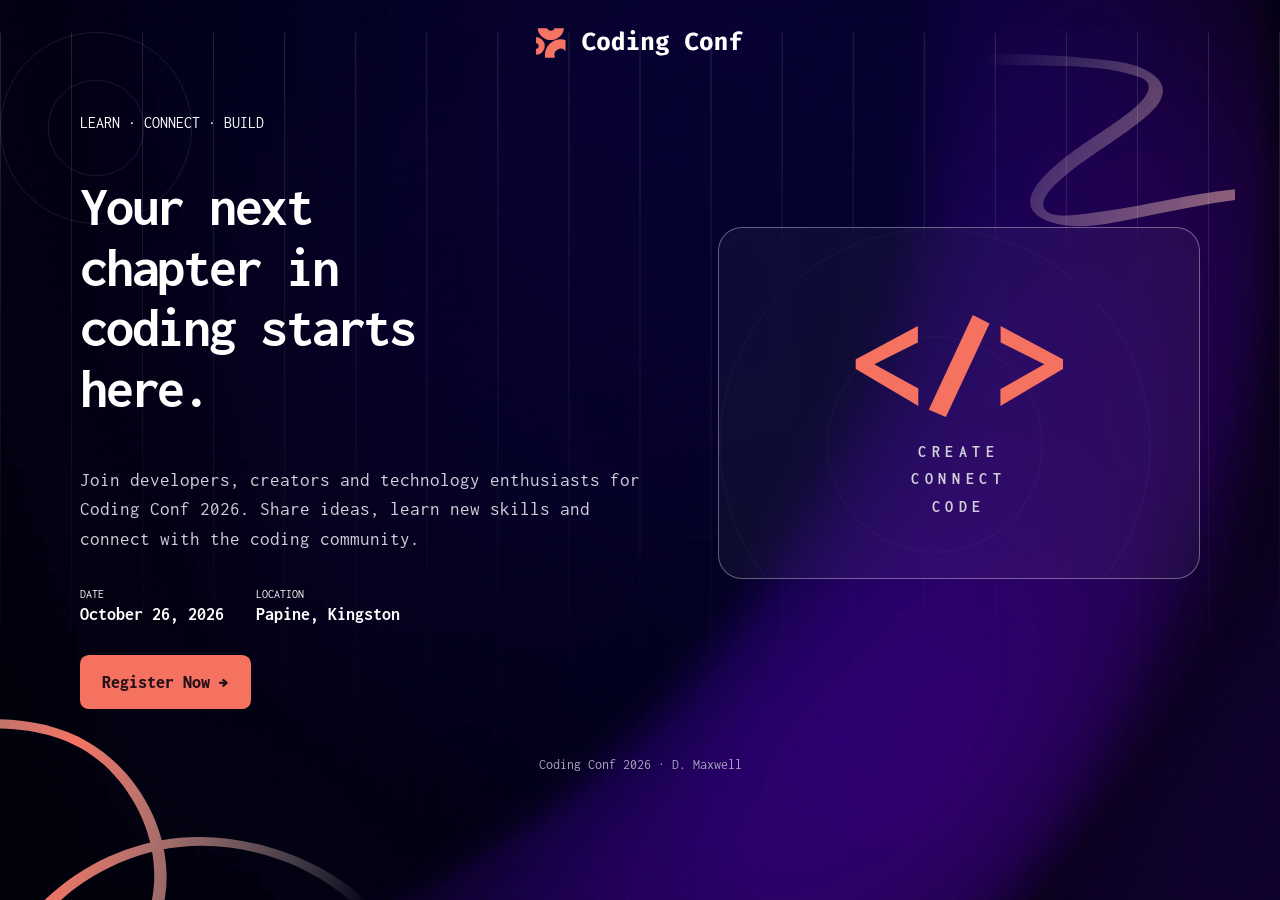
<file: index.html>
<!DOCTYPE html>
<html lang="en">
<head>
    <meta charset="UTF-8">
    <meta name="viewport" content="width=device-width, initial-scale=1.0">
    <title>Coding Conf 2026</title>
    <link rel="icon" type="image/svg+xml"
          href="logo-mark.svg">
    <link rel="stylesheet" href="style.css">
</head>
<body class="landing-page">
    <div class="background-decoration" aria-hidden="true"></div>
    <header class="site-header">
        <a class="brand" href="index.html">
            <img src="logo-full.svg"
                 alt="Coding Conf">
        </a>
    </header>
    <main class="landing-main">
        <section class="landing-content">
            <p class="eyebrow">LEARN · CONNECT · BUILD</p>
            <h1>Your next chapter in coding starts here.</h1>
            <p class="intro-copy">
                Join developers, creators and technology enthusiasts
                for Coding Conf 2026. Share ideas, learn new skills
                and connect with the coding community.
            </p>
            <div class="event-facts">
                <p>
                    <span class="fact-label">DATE</span>
                    <strong>October 26, 2026</strong>
                </p>
                <p>
                    <span class="fact-label">LOCATION</span>
                    <strong>Papine, Kingston</strong>
                </p>
            </div>
            <a class="primary-button" href="login.html">
                Register Now →
            </a>
        </section>
        <aside class="landing-art">
            <img src="pattern-circle.svg"
                 alt="" class="art-circle">
            <span class="art-code">&lt;/&gt;</span>
            <p>CREATE<br>CONNECT<br>CODE</p>
        </aside>
    </main>
    <footer class="site-footer">
        <p>Coding Conf 2026 · D. Maxwell</p>
    </footer>
</body>
</html>
</file>
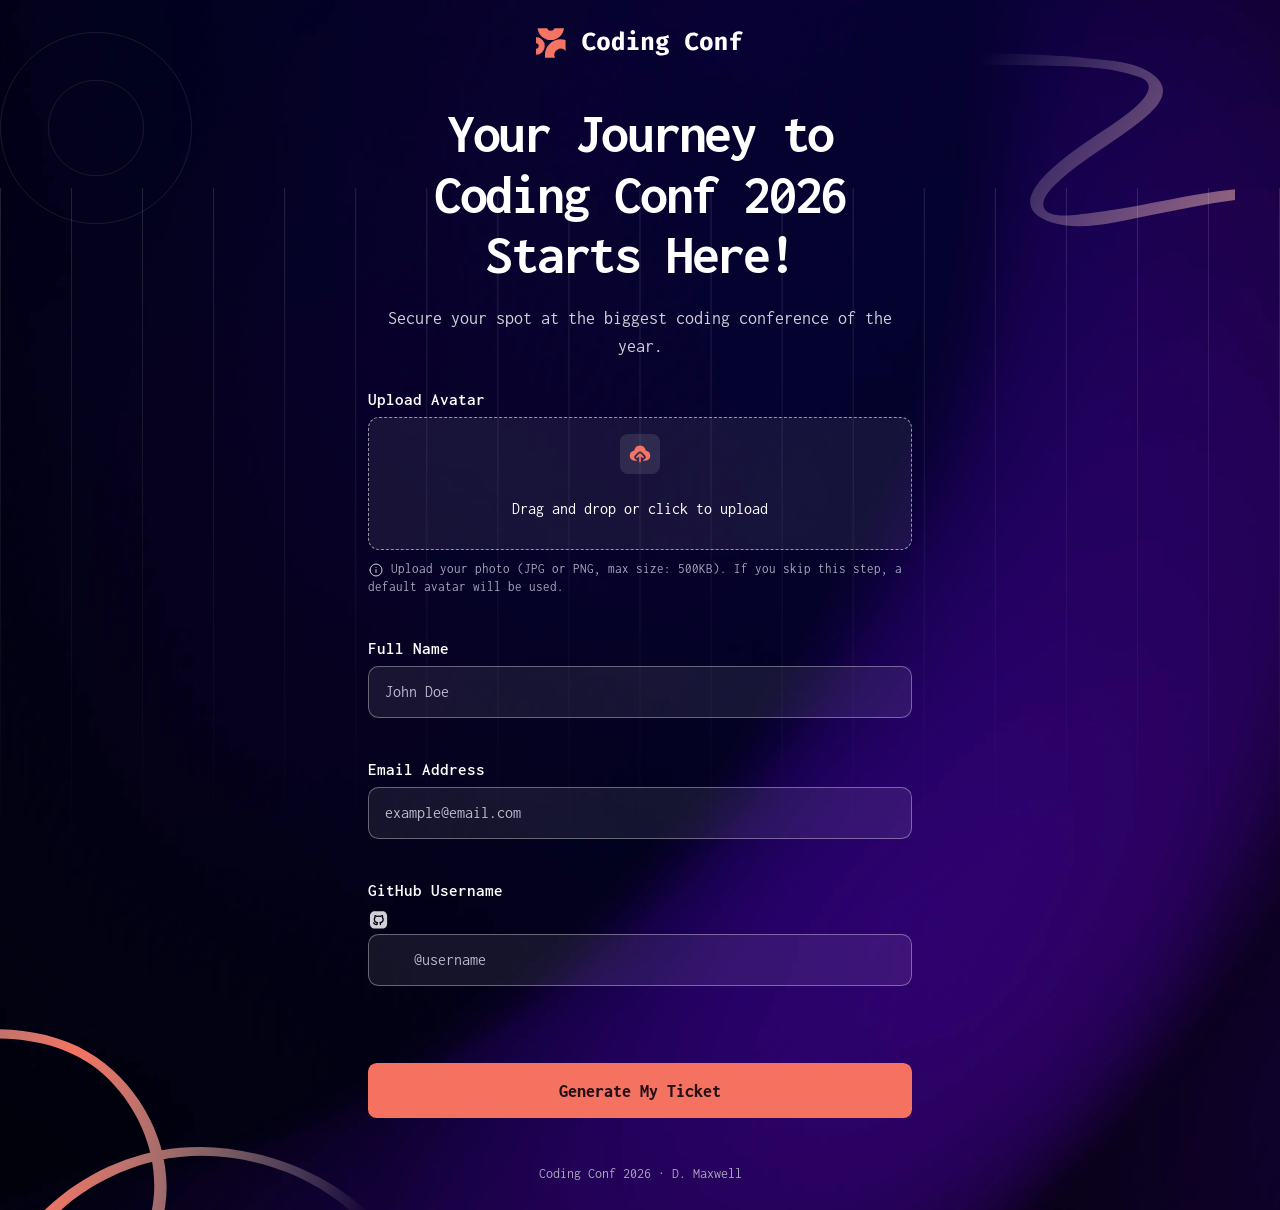
<file: login.html>
<!DOCTYPE html>
<html lang="en">
<head>
    <meta charset="UTF-8">
    <meta name="viewport" content="width=device-width, initial-scale=1.0">
    <title>Login | Coding Conf</title>
    <link rel="icon" type="image/svg+xml"
          href="logo-mark.svg">
    <link rel="stylesheet" href="style.css">
    <script src="validation.js" defer></script>
</head>
<body>
    <div class="background-decoration" aria-hidden="true"></div>
    <header class="site-header">
        <a class="brand" href="index.html">
            <img src="logo-full.svg"
                 alt="Coding Conf">
        </a>
    </header>
    <main class="form-main">
        <section class="form-heading">
            <h1>Your Journey to Coding Conf 2026 Starts Here!</h1>
            <p>
                Secure your spot at the biggest coding conference of the year.
            </p>
        </section>
        <form id="registrationForm"
              class="registration-form"
              novalidate>
            <div class="form-group upload-group">
                <label for="avatar">Upload Avatar</label>
                <div class="upload-box">
                    <img src="../icon-upload.svg"
                         alt=""
                         id="uploadIcon">
                    <p id="uploadText">
                        Drag and drop or click to upload
                    </p>
                    <input
                        type="file"
                        id="avatar"
                        name="avatar"
                        accept="image/png,image/jpeg"
                        aria-describedby="avatarHelp avatarError">
                </div>
                <p class="helper-text" id="avatarHelp">
                    <img src="icon-info.svg" alt="">

                    Upload your photo (JPG or PNG, max size: 500KB).
                    If you skip this step, a default avatar will be used.
                </p>
                <p class="error-message" id="avatarError"></p>
            </div>
            <div class="form-group">
                <label for="fullName">Full Name</label>
                <input
                    type="text"
                    id="fullName"
                    name="fullName"
                    placeholder="John Doe"
                    autocomplete="name">
                <p class="error-message" id="nameError"></p>
            </div>
            <div class="form-group">
                <label for="email">Email Address</label>
                <input
                    type="email"
                    id="email"
                    name="email"
                    placeholder="example@email.com"
                    autocomplete="email">
                <p class="error-message" id="emailError"></p>
            </div>
            <div class="form-group">
                <label for="github">GitHub Username</label>
                <div class="input-with-icon">
                    <span class="github-icon">
                        <img src="icon-github.svg" alt="">
                        </span>
                        <input
                            type="text"
                            id="github"
                            name="github"
                            placeholder="@username"
                            required>
                </div>
                <p class="error-message" id="githubError"></p>
            </div>
            <p class="form-error" id="formError" role="alert"></p>
            <button class="primary-button submit-button"
                    type="submit">
                Generate My Ticket
            </button>
        </form>
    </main>
    <footer class="site-footer">
        <p>Coding Conf 2026 · D. Maxwell</p>
    </footer>
</body>
</html>
</file>
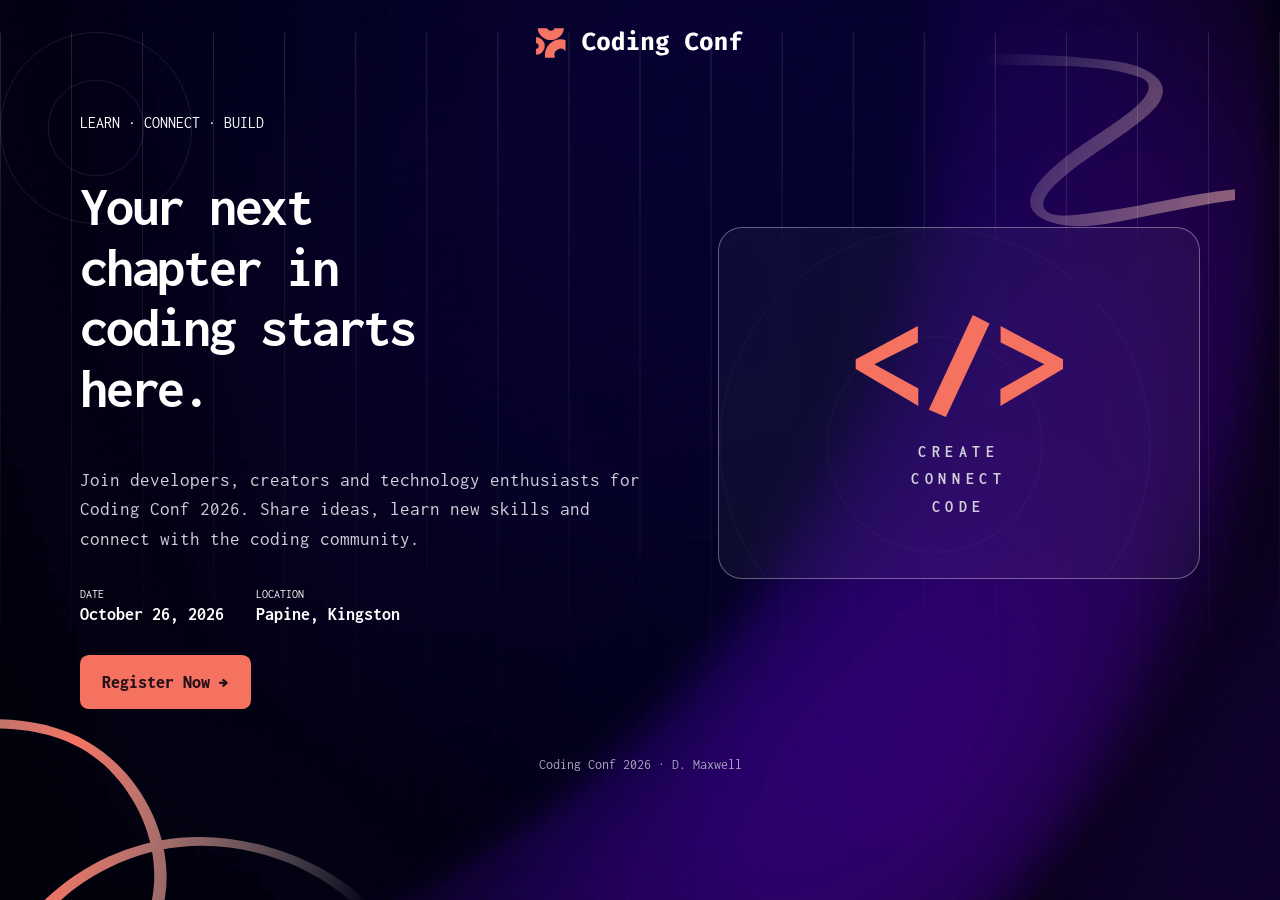
<file: ticket.html>
<!DOCTYPE html>
<html lang="en">
<head>
    <meta charset="UTF-8">
    <meta name="viewport" content="width=device-width, initial-scale=1.0">
    <title>Your Ticket | Coding Conf</title>
    <link rel="icon" type="image/png"
          href="favicon-32x32.png">
    <link rel="stylesheet" href="style.css">
    <script src="ticket.js" defer></script>
</head>
<body>
    <!-- Background decorative patterns -->
    <div class="background-decoration" aria-hidden="true"></div>
    <!-- Header -->
    <header class="site-header">
        <a class="brand" href="index.html">
            <img src="logo-full.svg"
                 alt="Coding Conf">
        </a>
    </header>
    <!-- Main ticket content -->
    <main class="ticket-main">
        <section class="ticket-heading">
            <h1 id="confirmationName">
                Congrats! Your ticket is ready.
            </h1>
            <p>
                We've emailed your ticket to
                <strong id="confirmationEmail">your email</strong>
                 see you soon!
            </p>
        </section>
        <!-- Event ticket -->
        <section class="ticket-wrap">
            <article class="event-ticket">
                <!-- Main ticket information -->
                <div class="ticket-main-content">
                    <div class="ticket-topline">
                        <img
                            src="logo-full.svg"
                            alt="Coding Conf"
                            class="ticket-logo">
                        <span class="ticket-id" id="ticketId">
                            #01609
                        </span>
                    </div>
                    <p class="ticket-date">
                        October 26, 2026
                        <span>·</span>
                        Papine, Kingston
                    </p>
                    <!-- Attendee details -->
                    <div class="attendee-row">
                        <img
                            src="image-avatar.jpg"
                            alt="Attendee avatar"
                            id="attendeeAvatar"
                            class="attendee-avatar">
                        <div class="attendee-details">
                            <h2 id="attendeeName">
                                Attendee Name
                            </h2>
                            <a
                                id="githubLink"
                                href="https://github.com/"
                                target="_blank"
                                rel="noopener noreferrer">
                                <img
                                    src="icon-github.svg"
                                    alt="GitHub icon">
                                <span id="attendeeGithub">
                                    @githubuser
                                </span>
                            </a>
                        </div>
                    </div>
                </div>
                <!-- Ticket stub -->
                <div class="ticket-stub">
                    <span>CODING CONF</span>
                    <strong id="stubTicketId">
                        #01609
                    </strong>
                    <div class="stub-code">
                        &lt;/&gt;
                    </div>
                </div>
            </article>
        </section>
        <p class="ticket-note">
            Keep your ticket safe and present it when you arrive.
        </p>
        <a class="primary-button" href="index.html">
            Return to Home
        </a>
    </main>
    <!-- Footer -->
    <footer class="site-footer">
        <p>Coding Conf 2026 · D. Maxwell</p>
    </footer>
</body>
</html>
</file>
<file: style.css>
@import url('https://fonts.googleapis.com/css2?family=Inconsolata:wght@400;500;600;700;800&display=swap');

/* General STYLES */
:root {
    --bg: hsl(248, 70%, 10%);
    --white: #ffffff;
    --muted: #d0ced8;
    --soft: #aaa5bd;
    --orange: hsl(7, 88%, 67%);
    --line: rgba(255, 255, 255, .35);
}
* {
    box-sizing: border-box;
}
body {
    min-height: 100vh;
    margin: 0;
    padding: 1.5rem clamp(1rem, 5vw, 3rem) 1rem;
    overflow-x: hidden;
    color: var(--white);
    font-family: 'Inconsolata', 'Courier New', monospace;
    background: var(--bg) url('background-desktop.png')
        center top / cover no-repeat;
    position: relative;
}

.background-decoration {
    position: absolute;
    z-index: 0;
    inset: 0;
    pointer-events: none;
    background:
        url('pattern-lines.svg') no-repeat center top 2rem,
        url('pattern-circle.svg') no-repeat left top 2rem,
        url('pattern-squiggly-line-top.svg') no-repeat right 5% top 3rem,
        url('pattern-squiggly-line-bottom-desktop.svg') no-repeat left bottom;
    background-size:
        100% 100%,
        15vw,
        30vw,
        30vw;
}
.site-header,
main,
.site-footer {
    position: relative;
}
.site-header {
    display: flex;
    justify-content: center;
    margin: .25rem auto 2.5rem;
}
.brand img {
    display: block;
    width: 13rem;
    max-width: 60vw;
    height: auto;
}
main {
    width: min(100%, 70rem);
    margin: 0 auto;
}
h1 {
    font-size: clamp(2rem, 5vw, 3.5rem);
    line-height: 1.08;
    letter-spacing: -.04em;
}
.site-footer {
    margin: 3rem auto 0;
    color: var(--soft);
    text-align: center;
    font-size: .85rem;
}
/* LANDING PAGE */
.landing-main {
    min-height: 65vh;
    display: grid;
    grid-template-columns: 1.1fr .9fr;
    align-items: center;
    gap: 3rem;
}
.landing-content {
    max-width: 43rem;
}
.landing-content h1 {
    max-width: 12ch;
}
.intro-copy {
    max-width: 42rem;
    color: var(--muted);
    font-size: 1.2rem;
    line-height: 1.55;
}
.event-facts {
    display: flex;
    flex-wrap: wrap;
    gap: 2rem;
    margin: 2rem 0;
}
.event-facts p {
    display: grid;
    gap: .3rem;
    margin: 0;
}
.fact-label {
    font-size: .78rem;
}
.event-facts strong {
    font-size: 1.1rem;
}
.primary-button {
    display: inline-flex;
    justify-content: center;
    align-items: center;
    min-height: 3.4rem;
    padding: .8rem 1.4rem;
    border: 0;
    border-radius: .55rem;
    color: #241019;
    background: var(--orange);
    text-decoration: none;
    font: 800 1.1rem 'Inconsolata', monospace;
    cursor: pointer;
}
.primary-button:hover {
    background: #ff9a8c;
    transform: translateY(-2px);
}
/* Create and Connect illustration */
.landing-art {
    min-height: 22rem;
    position: relative;
    display: grid;
    place-content: center;
    text-align: center;
    border: 1px solid var(--line);
    border-radius: 1.5rem;
    background: rgba(255, 255, 255, .045);
    backdrop-filter: blur(12px);
    overflow: hidden;
}
.art-circle {
    position: absolute;
    width: 90%;
    opacity: .25;
}
.art-mark {
    position: absolute;
    width: 3rem;
    top: 2rem;
    right: 2rem;
}
.art-code {
    position: relative;
    color: var(--orange);
    font-size: clamp(5rem, 12vw, 9rem);
    font-weight: 800;
}
.landing-art p {
    position: relative;
    margin: 0;
    color: var(--muted);
    font-weight: 700;
    letter-spacing: .35em;
    line-height: 1.7;
}
/*   REGISTRATION PAGE */
.form-main {
    max-width: 34rem;
}
.form-heading {
    text-align: center;
    margin: 0 auto 2rem;
}
.form-heading h1 {
    margin-bottom: .9rem;
}
.form-heading p,
.ticket-heading p {
    color: var(--muted);
    font-size: 1.15rem;
    line-height: 1.5;
}
.registration-form {
    display: grid;
    gap: 1.15rem;
}
.form-group {
    display: grid;
    gap: .55rem;
}
.form-group > label {
    font-size: 1.05rem;
    font-weight: 600;
}
.form-group input:not([type='file']) {
    width: 100%;
    min-height: 3.25rem;
    padding: .8rem 1rem;
    border: 1px solid var(--line);
    border-radius: .65rem;
    color: var(--white);
    background: rgba(255, 255, 255, .08);
    font: 1rem 'Inconsolata', monospace;
}
.form-group input::placeholder {
    color: #bcb8cc;
}
.form-group input:focus-visible,
.upload-box:focus-within {
    outline: 2px solid var(--orange);
    outline-offset: 3px;
    border-color: var(--orange);
}
.upload-box {
    position: relative;
    display: grid;
    justify-items: center;
    gap: .6rem;
    min-height: 8.2rem;
    padding: 1rem;
    border: 1px dashed rgba(255, 255, 255, .55);
    border-radius: .7rem;
    background: rgba(255, 255, 255, .07);
    text-align: center;
}
.upload-box img {
    width: 2.5rem;
    height: 2.5rem;
    object-fit: cover;
    padding: .45rem;
    border-radius: .5rem;
    background: rgba(255, 255, 255, .1);
}
.upload-box input[type='file'] {
    position: absolute;
    inset: 0;
    width: 100%;
    height: 100%;
    opacity: 0;
    cursor: pointer;
}
.upload-preview {
    border-radius: 50% !important;
}
.helper-text {
    margin: .1rem 0 0;
    color: var(--soft);
    font-size: .82rem;
    line-height: 1.4;
}
.helper-text img {
    float: left;
    width: 1rem;
    height: 1rem;
    margin: .1rem .45rem 0 0;
}
.helper-text::after {
    content: '';
    display: block;
    clear: both;
}
.error-message,
.form-error {
    min-height: 1rem;
    margin: 0;
    color: #ff9b91;
    font-size: .85rem;
}
.form-group:has([aria-invalid='true'])
input:not([type='file']) {
    border-color: #ff8f85;
}
.input-with-icon {
    position: relative;
}
.input-with-icon > img {
    position: absolute;
    z-index: 1;
    top: 50%;
    left: 1rem;
    width: 1.2rem;
    transform: translateY(-50%);
}
.input-with-icon input {
    padding-left: 2.8rem !important;
}
.submit-button {
    width: 100%;
}
.form-error {
    text-align: center;
}
/*  TICKET PAGE */
.ticket-main {
    width: 100%;
    max-width: 55rem;
    margin: 0 auto;
    text-align: center;
}
.ticket-heading {
    margin: 0 auto 3rem;
}
.ticket-heading h1 {
    max-width: 17ch;
    margin: 0 auto 1.2rem;
    font-size: clamp(2rem, 5vw, 3.5rem);
    line-height: 1.15;
}
.ticket-heading p {
    max-width: 38rem;
    margin: 0 auto;
    color: var(--muted);
    font-size: 1.15rem;
    line-height: 1.5;
}
.ticket-heading strong {
    color: var(--orange);
    overflow-wrap: anywhere;
}
.ticket-wrap {
    width: min(100%, 40rem);
    margin: 0 auto;
}
.event-ticket {
    position: relative;
    display: grid;
    grid-template-columns: minmax(0, 1fr) 6rem;
    width: 100%;
    aspect-ratio: 600 / 280;
    min-height: 0;
    padding: 0;
    overflow: hidden;
    background: url('pattern-ticket.svg')
        center / 100% 100% no-repeat;
    text-align: left;
}
.ticket-main-content {
    position: relative;
    z-index: 1;
    min-width: 0;
    padding: 1.5rem;
}
.ticket-topline {
    display: flex;
    justify-content: space-between;
    align-items: center;
    gap: .8rem;
}
.ticket-logo {
    display: block;
    width: 12rem;
    max-width: 70%;
    height: auto;
}
.ticket-id {
    color: var(--muted);
    font-size: 1rem;
    letter-spacing: .08em;
    white-space: nowrap;
}
.ticket-date {
    margin: .8rem 0 2rem;
    color: var(--muted);
    font-size: .95rem;
}
.ticket-date span {
    color: var(--orange);
    margin: 0 .3rem;
}
.attendee-row {
    display: flex;
    align-items: center;
    gap: 1rem;
    min-width: 0;
}
.attendee-avatar {
    flex-shrink: 0;
    width: 4rem;
    height: 4rem;
    border: 2px solid var(--orange);
    border-radius: .7rem;
    object-fit: cover;
}
.attendee-details {
    min-width: 0;
}
.attendee-details h2 {
    margin: 0 0 .4rem;
    font-size: 1.35rem;
    overflow-wrap: anywhere;
}
.attendee-details a {
    display: flex;
    align-items: center;
    gap: .4rem;
    min-width: 0;
    color: var(--muted);
    text-decoration: none;
    overflow-wrap: anywhere;
}
.attendee-details a:hover {
    color: var(--orange);
}
.attendee-details a img {
    flex-shrink: 0;
    width: 1.1rem;
    height: 1.1rem;
}
.ticket-stub {
    position: relative;
    z-index: 1;
    display: flex;
    flex-direction: column;
    align-items: center;
    justify-content: center;
    gap: 1rem;
    min-width: 0;
    padding: .5rem;
    color: var(--muted);
    text-align: center;
}
.ticket-stub span {
    font-size: .65rem;
    letter-spacing: .1em;
}
.ticket-stub strong {
    writing-mode: vertical-rl;
    font-size: 1.1rem;
    letter-spacing: .12em;
}
.stub-code {
    color: var(--orange);
    font-size: 2rem;
    font-weight: 800;
}
.ticket-note {
    margin: 1.5rem 0;
    color: var(--muted);
}
.text-link {
    color: var(--orange);
    font-weight: 700;
    text-decoration: underline;
}
.text-link:hover {
    color: var(--white);
}
/*Tablet size */
@media (max-width: 900px) {
    body {
        background-image: url('background-tablet.png');
        background-position: center top;
        background-size: cover;
    }
    .background-decoration {
       background:
        url('pattern-lines.svg') no-repeat center top 2rem,
        url('pattern-circle.svg') no-repeat left top 2rem,
        url('pattern-squiggly-line-top.svg') no-repeat right 5% top 3rem,
        url('pattern-squiggly-line-bottom-mobile-tablet.svg') no-repeat left bottom;
    background-size:
        200vm,
        15vw,
        30vw,
        30vw;
    }
    /* tablet landing page */
    .landing-main {
        display: flex;
        flex-direction: column;
        align-items: center;
        gap: 1.5rem;
    }
    .landing-content {
        display: contents;
        text-align: center;
    }
    .landing-content .eyebrow {
        order: 1;
        margin-bottom: -.5rem;
    }
    .landing-content h1 {
        order: 2;
        max-width: 20ch;
        margin: 0 auto;
    }
    .landing-content .intro-copy {
        order: 3;
        max-width: 36rem;
        margin: 0 auto;
    }
    /* Illustration directly after introduction */
    .landing-art {
        order: 4;
        width: min(100%, 27rem);
        min-height: 13rem;
        margin: .3rem auto;
        border-radius: 1.1rem;
    }
    .art-circle {
        width: 65%;
    }
    .art-mark {
        width: 2rem;
        top: 1rem;
        right: 1rem;
    }
    .art-code {
        font-size: clamp(4rem, 9vw, 6rem);
    }
    .landing-art p {
        font-size: .85rem;
        letter-spacing: .25em;
    }
    .landing-content .event-facts {
        order: 5;
        justify-content: center;
        margin: .5rem 0;
    }
    .landing-content .primary-button {
        order: 6;
        margin: 0 auto;
    }
    .event-facts {
        justify-content: center;
    }
    /* Ticket */
    .ticket-heading {
        margin-bottom: 3rem;
    }
    .ticket-wrap {
        width: min(100%, 37.5rem);
    }
}
/*   MOBILE PHONE Screen */
@media (max-width: 600px) {
    body {
        padding: 1.25rem 1rem .8rem;
        background-color: var(--bg);
        background-image: url('background-mobile.png');
        background-position: center top;
        background-repeat: no-repeat;
        background-size: cover;
    }
    /* the best i could do for the phone backgroud miss*/
    .background-decoration {
     background:
        url('pattern-lines.svg') no-repeat center top 3rem,
        url('pattern-circle.svg') no-repeat left top 1rem,
        url('pattern-squiggly-line-top.svg') no-repeat right 1% top 2rem,
        url('pattern-squiggly-line-bottom-mobile-tablet.svg') no-repeat left bottom;
    background-size:
        65vm,
        5vw,
        2vw,
        2vw;
    }
    .site-header {
        margin-bottom: 2rem;
    }
    .brand img {
        width: 11rem;
    }
    h1 {
        font-size: clamp(2rem, 9vw, 2.65rem);
    }
    /* Landing page */
    .landing-main {
        min-height: auto;
        gap: 1.2rem;
        padding-top: .5rem;
    }
    .landing-content {
        font-size: .75rem;
        margin-bottom: 0;
    }
    .landing-content h1 {
        max-width: 17ch;
        font-size: clamp(2rem, 8vw, 2.5rem);
        line-height: 1.12;
    }
    .landing-content .intro-copy {
        max-width: 31rem;
        font-size: .98rem;
        line-height: 1.5;
    }
    /* Smaller Create and Connect box */
    .landing-art {
        width: min(100%, 20rem);
        min-height: 10rem;
        margin: .2rem auto;
        border-radius: .9rem;
    }
    .art-circle {
        width: 58%;
    }
    .art-mark {
        width: 1.6rem;
        top: .7rem;
        right: .7rem;
    }
    .art-code {
        font-size: 4rem;
    }
    .landing-art p {
        font-size: .7rem;
        letter-spacing: .2em;
        line-height: 1.5;
    }
    .landing-content .event-facts {
        gap: 1rem;
        justify-content: space-around;
        margin: .5rem 0;
    }
    .event-facts strong {
        font-size: .9rem;
    }
    .fact-label {
        font-size: .7rem;
    }
    .landing-content .primary-button {
        width: 100%;
        max-width: 20rem;
        min-height: 3rem;
        font-size: 1rem;
    }
    /* Registration page */

    .form-heading {
        margin-bottom: 1.5rem;
    }
    .form-heading p,
    .ticket-heading p {
        font-size: 1rem;
    }
    .registration-form {
        gap: .9rem;
    }
    /* Ticket page */

    .ticket-heading {
        margin-bottom: 2rem;
    }
    .ticket-heading h1 {
        font-size: clamp(1.8rem, 7vw, 2.4rem);
    }
    .ticket-wrap {
        width: 100%;
    }
    .event-ticket {
        grid-template-columns: minmax(0, 1fr) 4rem;
    }
    .ticket-main-content {
        padding: .9rem;
    }
    .ticket-logo {
        width: 8.5rem;
    }
    .ticket-id {
        font-size: .7rem;
    }
    .ticket-date {
        margin: .8rem 0 1.5rem;
        font-size: .75rem;
    }
    .attendee-row {
        gap: .6rem;
    }
    .attendee-avatar {
        width: 2.8rem;
        height: 2.8rem;
    }
    .attendee-details h2 {
        font-size: .95rem;
    }
    .attendee-details a {
        font-size: .72rem;
    }
    .ticket-stub {
        gap: .6rem;
    }
    .ticket-stub span {
        font-size: .45rem;
    }
    .ticket-stub strong {
        font-size: .85rem;
    }
    .stub-code {
        font-size: 1.3rem;
    }
    .site-footer {
        margin-top: 2rem;
    }
}
/* ACCESSIBILITY */
@media (prefers-reduced-motion: reduce) {
    *,
    *::before,
    *::after {
        scroll-behavior: auto !important;
        transition-duration: .01ms !important;
        animation-duration: .01ms !important;
    }
}
:is(button, .primary-button, .text-link):focus-visible {
    outline: 3px solid var(--white);
    outline-offset: 4px;
}
:where(h1, h2, p) {
    overflow-wrap: break-word;
}
input:not([type='file']) {
    accent-color: var(--orange);
}
</file>
